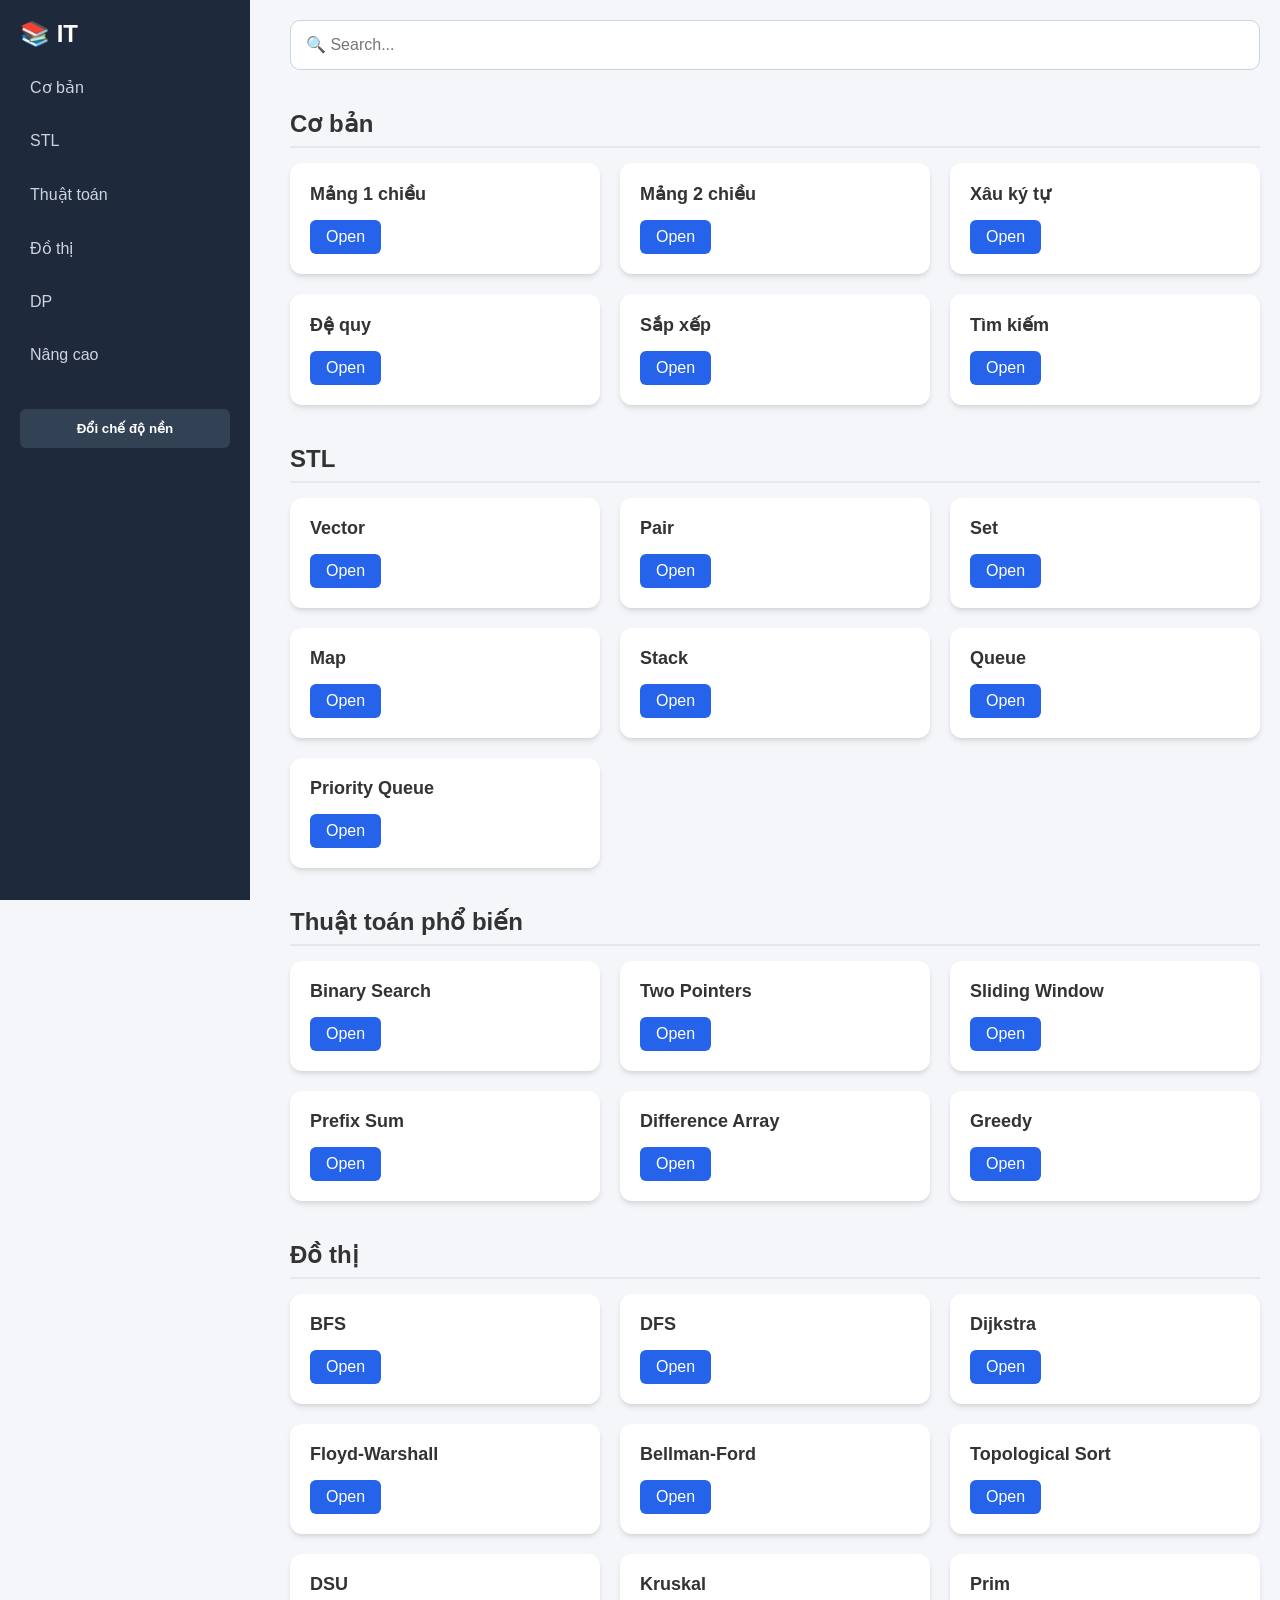
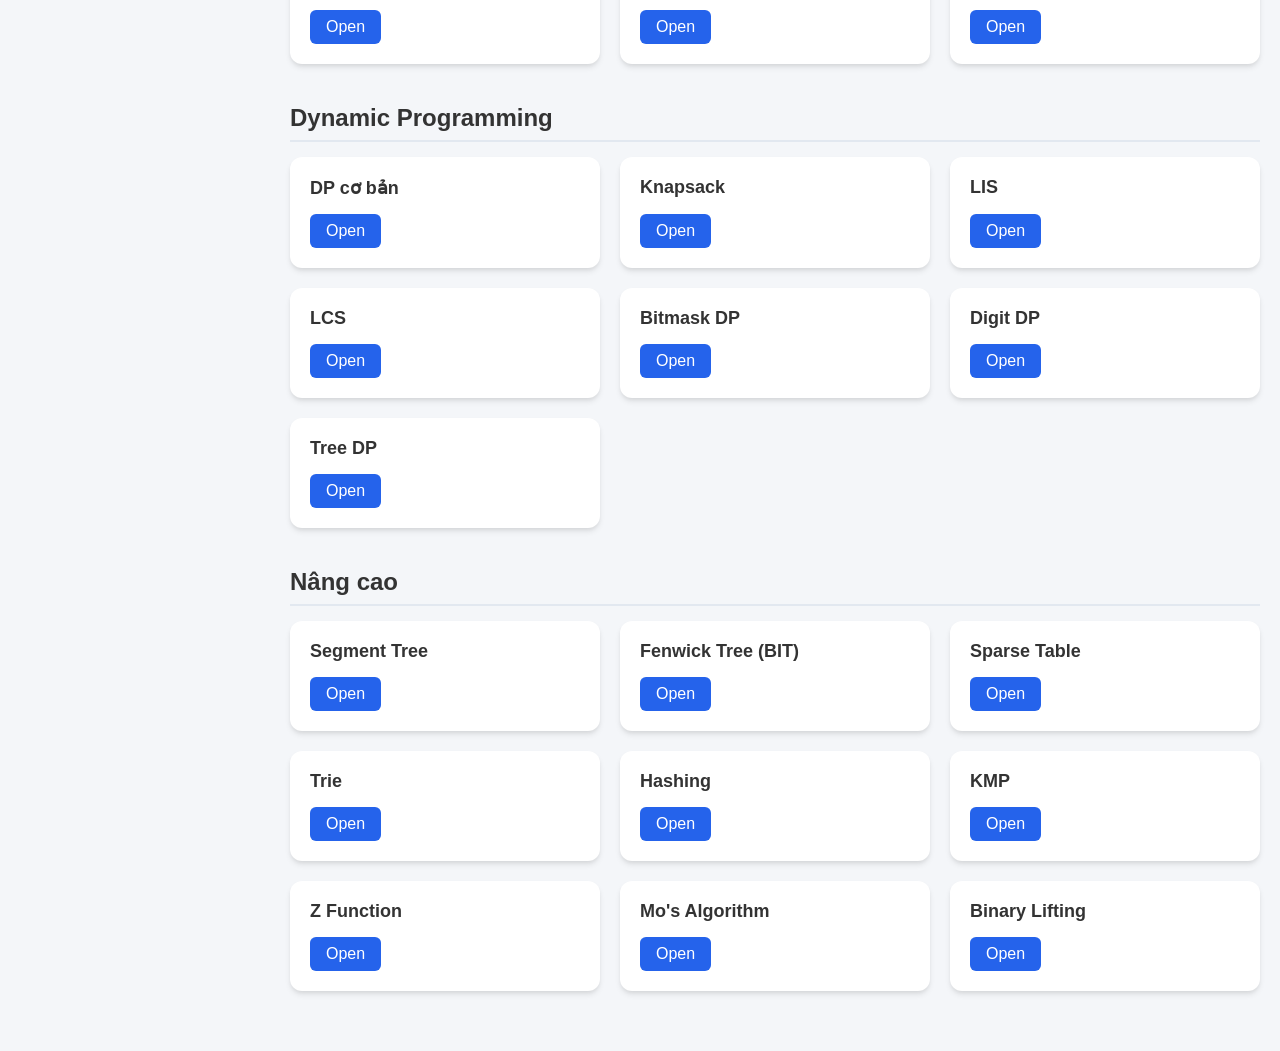
<file: index.html>
<!DOCTYPE html>
<html lang="vi">
<head>
    <meta charset="UTF-8">
    <meta name="viewport" content="width=device-width, initial-scale=1.0">
    <title>IT - Tài liệu học tập</title>
    <!-- Dòng dưới này dùng để kết nối file style.css của bạn vào trang web -->
    <link rel="stylesheet" href="style.css">
</head>
<body>

<div class="sidebar">
    <h2>📚 IT</h2>

    <a href="#basic">Cơ bản</a>
    <a href="#stl">STL</a>
    <a href="#algo">Thuật toán</a>
    <a href="#graph">Đồ thị</a>
    <a href="#dp">DP</a>
    <a href="#advanced">Nâng cao</a>

    <button onclick="toggleTheme()">
        Đổi chế độ nền
    </button>
</div>

<div class="main">

<input
    type="text"
    id="search"
    placeholder="🔍 Search..."
    onkeyup="searchDocs()"
>

<p id="counter"></p>

<!-- CƠ BẢN -->
<div class="category" id="basic">
<h2>Cơ bản</h2>

<div class="grid">

<div class="card"><h3>Mảng 1 chiều</h3><a href="mang1chieu.html">Open</a></div>
<div class="card"><h3>Mảng 2 chiều</h3><a href="mang2chieu.html">Open</a></div>
<div class="card"><h3>Xâu ký tự</h3><a href="xaukytu.html">Open</a></div>
<div class="card"><h3>Đệ quy</h3><a href="dequy.html">Open</a></div>
<div class="card"><h3>Sắp xếp</h3><a href="sapxep.html">Open</a></div>
<div class="card"><h3>Tìm kiếm</h3><a href="timkiem.html">Open</a></div>

</div>
</div>

<!-- STL -->
<div class="category" id="stl">
<h2>STL</h2>

<div class="grid">

<div class="card"><h3>Vector</h3><a href="vector.html">Open</a></div>
<div class="card"><h3>Pair</h3><a href="pair.html">Open</a></div>
<div class="card"><h3>Set</h3><a href="set.html">Open</a></div>
<div class="card"><h3>Map</h3><a href="map.html">Open</a></div>
<div class="card"><h3>Stack</h3><a href="stack.html">Open</a></div>
<div class="card"><h3>Queue</h3><a href="queue.html">Open</a></div>
<div class="card"><h3>Priority Queue</h3><a href="pr_queue.html">Open</a></div>

</div>
</div>

<!-- THUẬT TOÁN -->
<div class="category" id="algo">
<h2>Thuật toán phổ biến</h2>

<div class="grid">

<div class="card"><h3>Binary Search</h3><a href="tknp.html">Open</a></div>
<div class="card"><h3>Two Pointers</h3><a href="2contro.html">Open</a></div>
<div class="card"><h3>Sliding Window</h3><a href="cuasotruot.html">Open</a></div>
<div class="card"><h3>Prefix Sum</h3><a href="mangcongdon.html">Open</a></div>
<div class="card"><h3>Difference Array</h3><a href="manghieu.html">Open</a></div>
<div class="card"><h3>Greedy</h3><a href="thamlam.html">Open</a></div>

</div>
</div>

<!-- ĐỒ THỊ -->
<div class="category" id="graph">
<h2>Đồ thị</h2>

<div class="grid">

<div class="card"><h3>BFS</h3><a href="bfs.html">Open</a></div>
<div class="card"><h3>DFS</h3><a href="dfs.html">Open</a></div>
<div class="card"><h3>Dijkstra</h3><a href="dij.html">Open</a></div>
<div class="card"><h3>Floyd-Warshall</h3><a href="flo.html">Open</a></div>
<div class="card"><h3>Bellman-Ford</h3><a href="bel.html">Open</a></div>
<div class="card"><h3>Topological Sort</h3><a href="top.html">Open</a></div>
<div class="card"><h3>DSU</h3><a href="dsu.html">Open</a></div>
<div class="card"><h3>Kruskal</h3><a href="kru.html">Open</a></div>
<div class="card"><h3>Prim</h3><a href="prim.html">Open</a></div>

</div>
</div>

<!-- DP -->
<div class="category" id="dp">
<h2>Dynamic Programming</h2>

<div class="grid">

<div class="card"><h3>DP cơ bản</h3><a href="dp.html">Open</a></div>
<div class="card"><h3>Knapsack</h3><a href="knap.html">Open</a></div>
<div class="card"><h3>LIS</h3><a href="lis.html">Open</a></div>
<div class="card"><h3>LCS</h3><a href="lcs.html">Open</a></div>
<div class="card"><h3>Bitmask DP</h3><a href="bit_dp.html">Open</a></div>
<div class="card"><h3>Digit DP</h3><a href="digit_dp.html">Open</a></div>
<div class="card"><h3>Tree DP</h3><a href="tree_dp.html">Open</a></div>

</div>
</div>

<!-- NÂNG CAO -->
<div class="category" id="advanced">
<h2>Nâng cao</h2>

<div class="grid">

<div class="card"><h3>Segment Tree</h3><a href="seg_tree.html">Open</a></div>
<div class="card"><h3>Fenwick Tree (BIT)</h3><a href="fen_tree.html">Open</a></div>
<div class="card"><h3>Sparse Table</h3><a href="sp_table.html">Open</a></div>
<div class="card"><h3>Trie</h3><a href="trie.html">Open</a></div>
<div class="card"><h3>Hashing</h3><a href="hashing.html">Open</a></div>
<div class="card"><h3>KMP</h3><a href="kmp.html">Open</a></div>
<div class="card"><h3>Z Function</h3><a href="z_func.html">Open</a></div>
<div class="card"><h3>Mo's Algorithm</h3><a href="mo's_alg.html">Open</a></div>
<div class="card"><h3>Binary Lifting</h3><a href="binary_lif.html">Open</a></div>

</div>
</div>

</div>

<!-- Dòng dưới này dùng để kết nối file script.js của bạn vào trang web -->
<script src="script.js"></script>
</body>
</html>
</file>
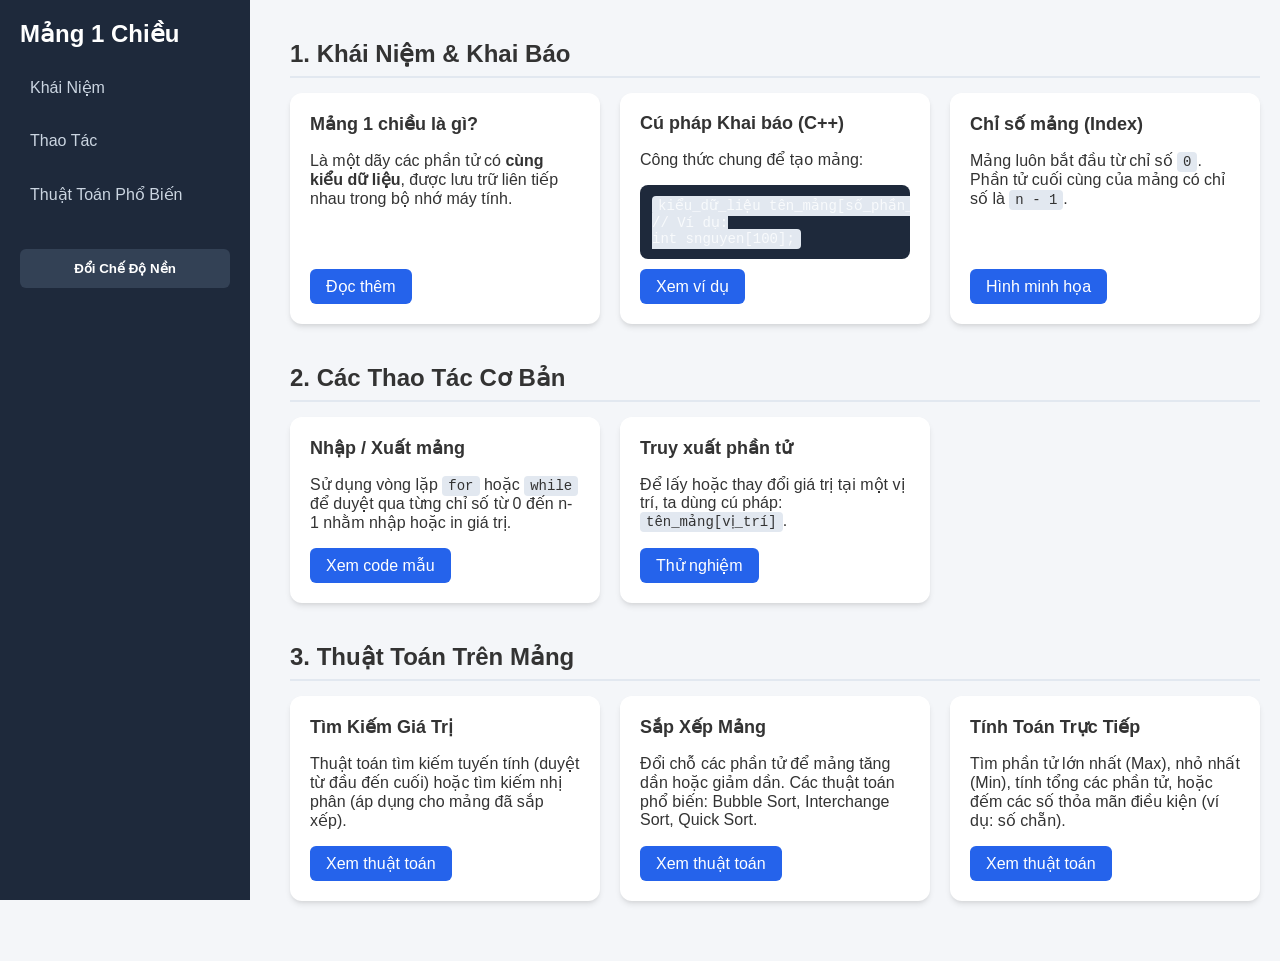
<file: mang1chieu.html>
<!DOCTYPE html>
<html lang="vi">
<head>
    <meta charset="UTF-8">
    <meta name="viewport" content="width=device-width, initial-scale=1.0">
    <title>1D-Array</title>
    <link rel="stylesheet" href="style.css"> <!-- Đường dẫn tới file CSS của bạn -->
    <style>
        /* Bổ sung một chút cho thẻ code để hiển thị cú pháp đẹp hơn */
        code {
            background: #e2e8f0;
            padding: 2px 6px;
            border-radius: 4px;
            font-family: 'Courier New', Courier, monospace;
            font-size: 14px;
        }
        body.dark code {
            background: #334155;
            color: #f1f5f9;
        }
        pre {
            background: #1e293b;
            color: #f8fafc;
            padding: 12px;
            border-radius: 8px;
            overflow-x: auto;
            font-size: 13px;
            margin: 10px 0;
        }
        body.dark pre {
            background: #0f172a;
            border: 1px solid #334155;
        }
    </style>
</head>
<body>

    <!-- THANH MENU BÊN TRÁI (SIDEBAR) -->
    <aside class="sidebar">
        <h2>Mảng 1 Chiều</h2>
        <nav>
            <a href="#khai-niem">Khái Niệm</a>
            <a href="#thao-tac">Thao Tác</a>
            <a href="#thuat-toan">Thuật Toán Phổ Biến</a>
        </nav>
        <button id="theme-toggle">Đổi Chế Độ Nền</button>
    </aside>

    <!-- VÙNG NỘI DUNG CHÍNH (MAIN CONTENT) -->
    <main class="main">
        
        <!-- CHUYÊN MỤC 1: KHÁI NIỆM -->
        <section id="khai-niem" class="category">
            <h2>1. Khái Niệm & Khai Báo</h2>
            <div class="grid">
                
                <article class="card">
                    <div>
                        <h3>Mảng 1 chiều là gì?</h3>
                        <p>Là một dãy các phần tử có <strong>cùng kiểu dữ liệu</strong>, được lưu trữ liên tiếp nhau trong bộ nhớ máy tính.</p>
                    </div>
                    <a href="https://wikipedia.org" target="_blank">Đọc thêm</a>
                </article>

                <article class="card">
                    <div>
                        <h3>Cú pháp Khai báo (C++)</h3>
                        <p>Công thức chung để tạo mảng:</p>
                        <pre><code>kiểu_dữ_liệu tên_mảng[số_phần_tử];
// Ví dụ:
int snguyen[100];</code></pre>
                    </div>
                    <a href="#">Xem ví dụ</a>
                </article>

                <article class="card">
                    <div>
                        <h3>Chỉ số mảng (Index)</h3>
                        <p>Mảng luôn bắt đầu từ chỉ số <code>0</code>. Phần tử cuối cùng của mảng có chỉ số là <code>n - 1</code>.</p>
                    </div>
                    <a href="#">Hình minh họa</a>
                </article>

            </div>
        </section>

        <!-- CHUYÊN MỤC 2: CÁC THAO TÁC -->
        <section id="thao-tac" class="category">
            <h2>2. Các Thao Tác Cơ Bản</h2>
            <div class="grid">

                <article class="card">
                    <div>
                        <h3>Nhập / Xuất mảng</h3>
                        <p>Sử dụng vòng lặp <code>for</code> hoặc <code>while</code> để duyệt qua từng chỉ số từ 0 đến n-1 nhằm nhập hoặc in giá trị.</p>
                    </div>
                    <a href="#">Xem code mẫu</a>
                </article>

                <article class="card">
                    <div>
                        <h3>Truy xuất phần tử</h3>
                        <p>Để lấy hoặc thay đổi giá trị tại một vị trí, ta dùng cú pháp: <code>tên_mảng[vị_trí]</code>.</p>
                    </div>
                    <a href="#">Thử nghiệm</a>
                </article>

            </div>
        </section>

        <!-- CHUYÊN MỤC 3: THUẬT TOÁN -->
        <section id="thuat-toan" class="category">
            <h2>3. Thuật Toán Trên Mảng</h2>
            <div class="grid">

                <article class="card">
                    <div>
                        <h3>Tìm Kiếm Giá Trị</h3>
                        <p>Thuật toán tìm kiếm tuyến tính (duyệt từ đầu đến cuối) hoặc tìm kiếm nhị phân (áp dụng cho mảng đã sắp xếp).</p>
                    </div>
                    <a href="#">Xem thuật toán</a>
                </article>

                <article class="card">
                    <div>
                        <h3>Sắp Xếp Mảng</h3>
                        <p>Đổi chỗ các phần tử để mảng tăng dần hoặc giảm dần. Các thuật toán phổ biến: Bubble Sort, Interchange Sort, Quick Sort.</p>
                    </div>
                    <a href="#">Xem thuật toán</a>
                </article>

                <article class="card">
                    <div>
                        <h3>Tính Toán Trực Tiếp</h3>
                        <p>Tìm phần tử lớn nhất (Max), nhỏ nhất (Min), tính tổng các phần tử, hoặc đếm các số thỏa mãn điều kiện (ví dụ: số chẵn).</p>
                    </div>
                    <a href="#">Xem thuật toán</a>
                </article>

            </div>
        </section>

    </main>

    <!-- SCRIPT CHUYỂN ĐỔI GIAO DIỆN -->
    <script>
        const toggleBtn = document.getElementById('theme-toggle');
        toggleBtn.addEventListener('click', () => {
            document.body.classList.toggle('dark');
        });
    </script>
</body>
</html>
</file>
<file: style.css>
html {
    scroll-behavior: smooth;
}

body {
    margin: 0;
    font-family: 'Segoe UI', Arial, sans-serif;
    background: #f4f6f9;
    color: #333;
    transition: background 0.3s, color 0.3s;
}

/* SIDEBAR */
.sidebar {
    position: fixed;
    left: 0;
    top: 0;
    width: 250px;
    height: 100vh;
    background: #1e293b;
    padding: 20px;
    box-sizing: border-box;
}

.sidebar h2 {
    color: white;
    margin-top: 0;
    font-size: 24px;
}

.sidebar a {
    display: block;
    color: #cbd5e1;
    text-decoration: none;
    margin: 15px 0;
    padding: 10px;
    border-radius: 6px;
    transition: 0.2s;
}

.sidebar a:hover {
    background: #334155;
    color: white;
}

.sidebar button {
    width: 100%;
    padding: 12px;
    margin-top: 20px;
    cursor: pointer;
    background: #334155;
    color: white;
    border: none;
    border-radius: 6px;
    font-weight: bold;
    transition: 0.2s;
}

.sidebar button:hover {
    background: #475569;
}

/* MAIN CONTENT */
.main {
    margin-left: 270px;
    padding: 20px;
    box-sizing: border-box;
}

#search {
    width: 100%;
    padding: 15px;
    border-radius: 10px;
    border: 1px solid #cbd5e1;
    margin-bottom: 20px;
    box-sizing: border-box;
    font-size: 16px;
}

.category {
    margin-bottom: 40px;
}

.category h2 {
    border-bottom: 2px solid #e2e8f0;
    padding-bottom: 8px;
    margin-bottom: 15px;
}

/* GRID & CARD */
.grid {
    display: grid;
    grid-template-columns: repeat(auto-fill, minmax(250px, 1fr));
    gap: 20px;
}

.card {
    background: white;
    padding: 20px;
    border-radius: 12px;
    box-shadow: 0 4px 6px -1px rgba(0, 0, 0, 0.1), 0 2px 4px -1px rgba(0, 0, 0, 0.06);
    transition: 0.3s;
    display: flex;
    flex-direction: column;
    justify-content: space-between;
}

.card h3 {
    margin: 0 0 15px 0;
    font-size: 18px;
}

.card a {
    display: inline-block;
    align-self: flex-start;
    padding: 8px 16px;
    background: #2563eb;
    color: white;
    text-decoration: none;
    border-radius: 6px;
    font-weight: 500;
    transition: 0.2s;
}

.card a:hover {
    background: #1d4ed8;
}

/* DARK MODE CONFIGURATION */
body.dark {
    background: #0f172a;
    color: #f8fafc;
}

body.dark .category h2 {
    border-bottom-color: #334155;
}

body.dark #search {
    background: #1e293b;
    border-color: #334155;
    color: white;
}

body.dark .card {
    background: #1e293b;
    color: #f8fafc;
    box-shadow: 0 4px 6px -1px rgba(0, 0, 0, 0.5);
}

body.dark .card a {
    background: #3b82f6;
}

body.dark .card a:hover {
    background: #2563eb;
}
</file>
